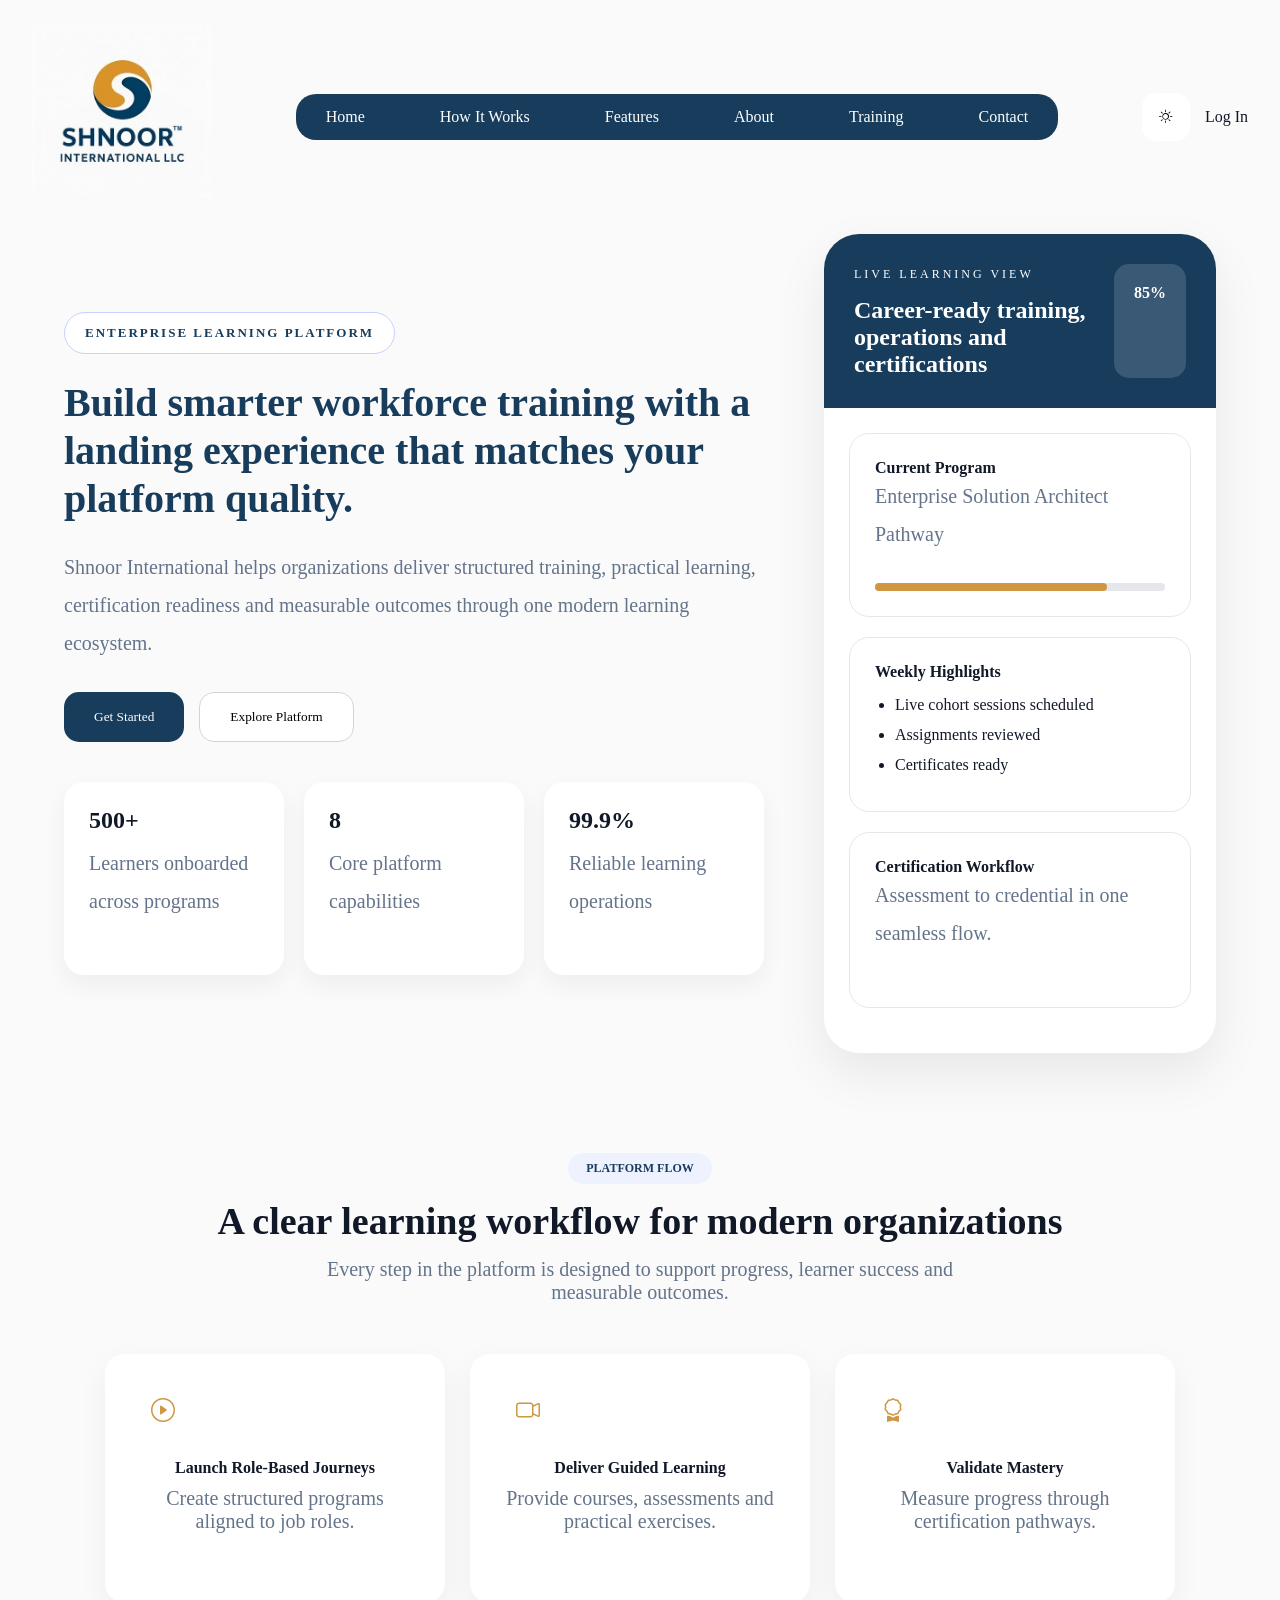
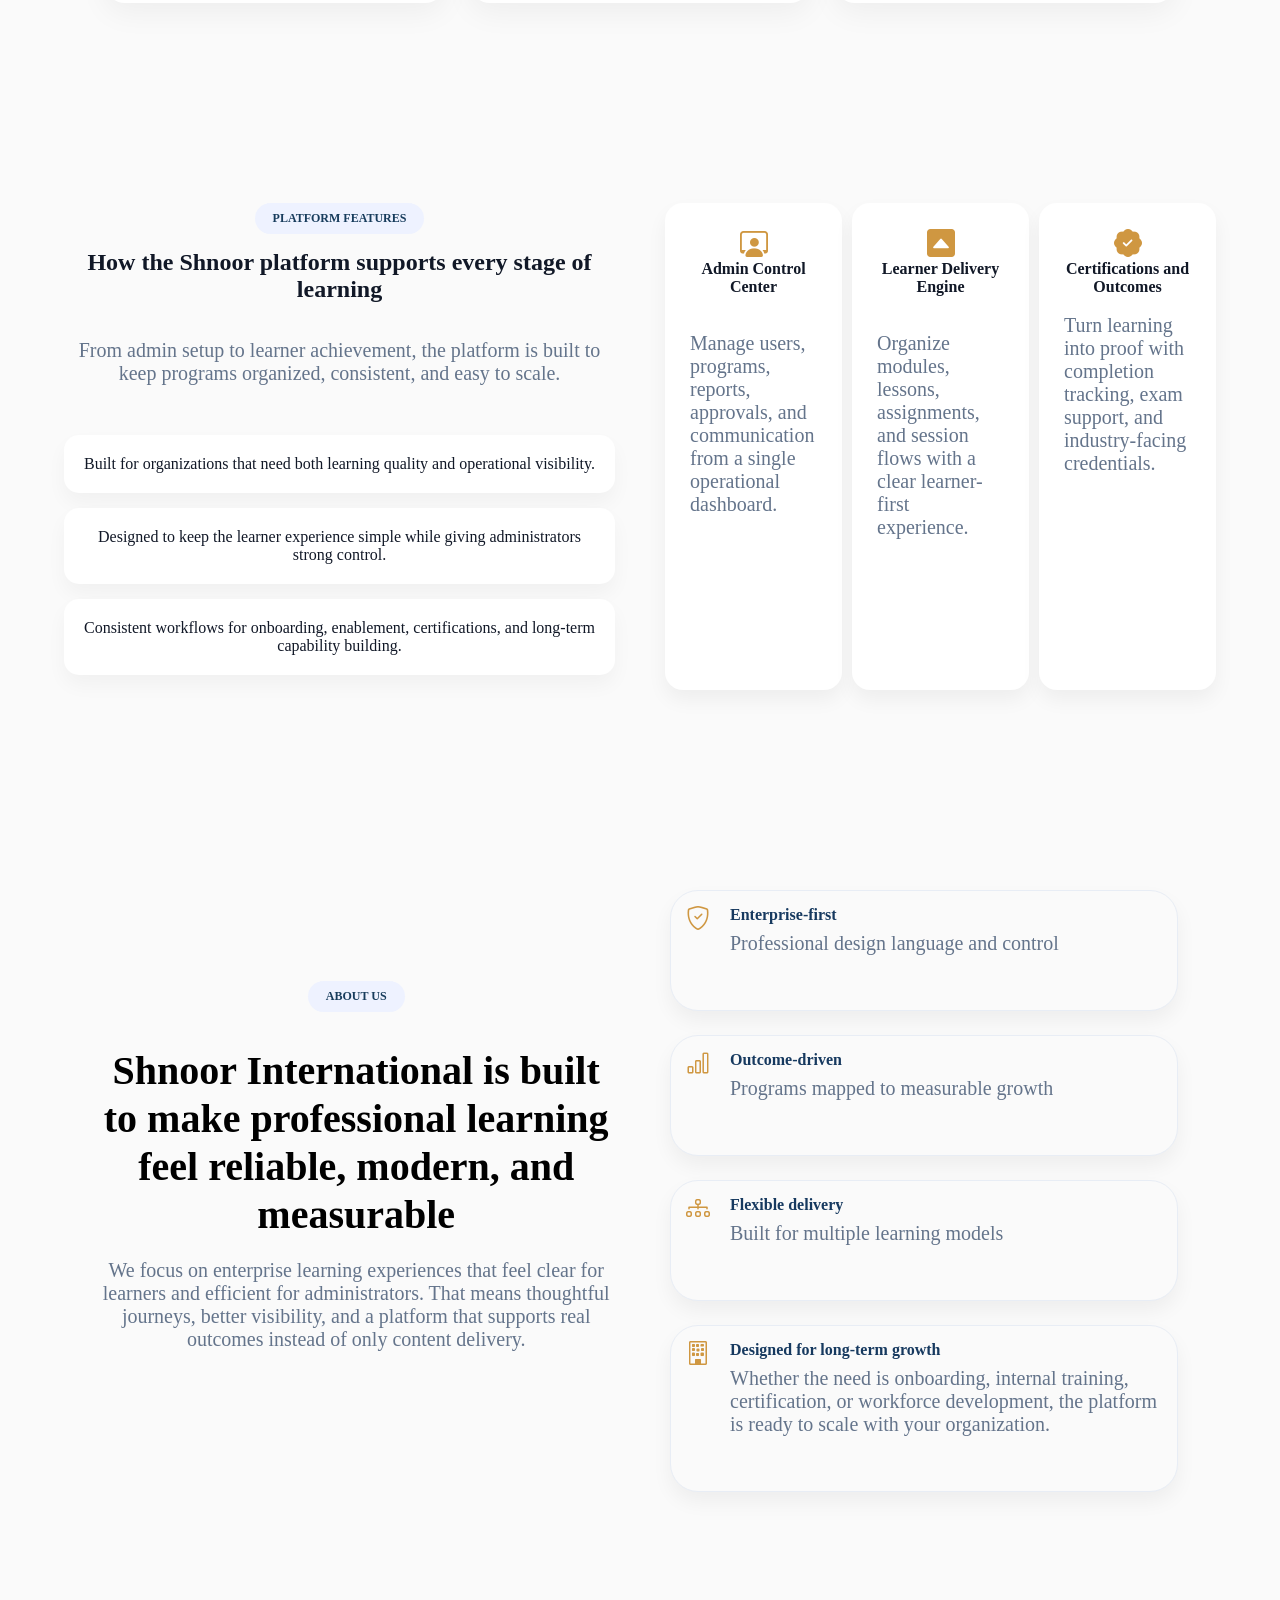
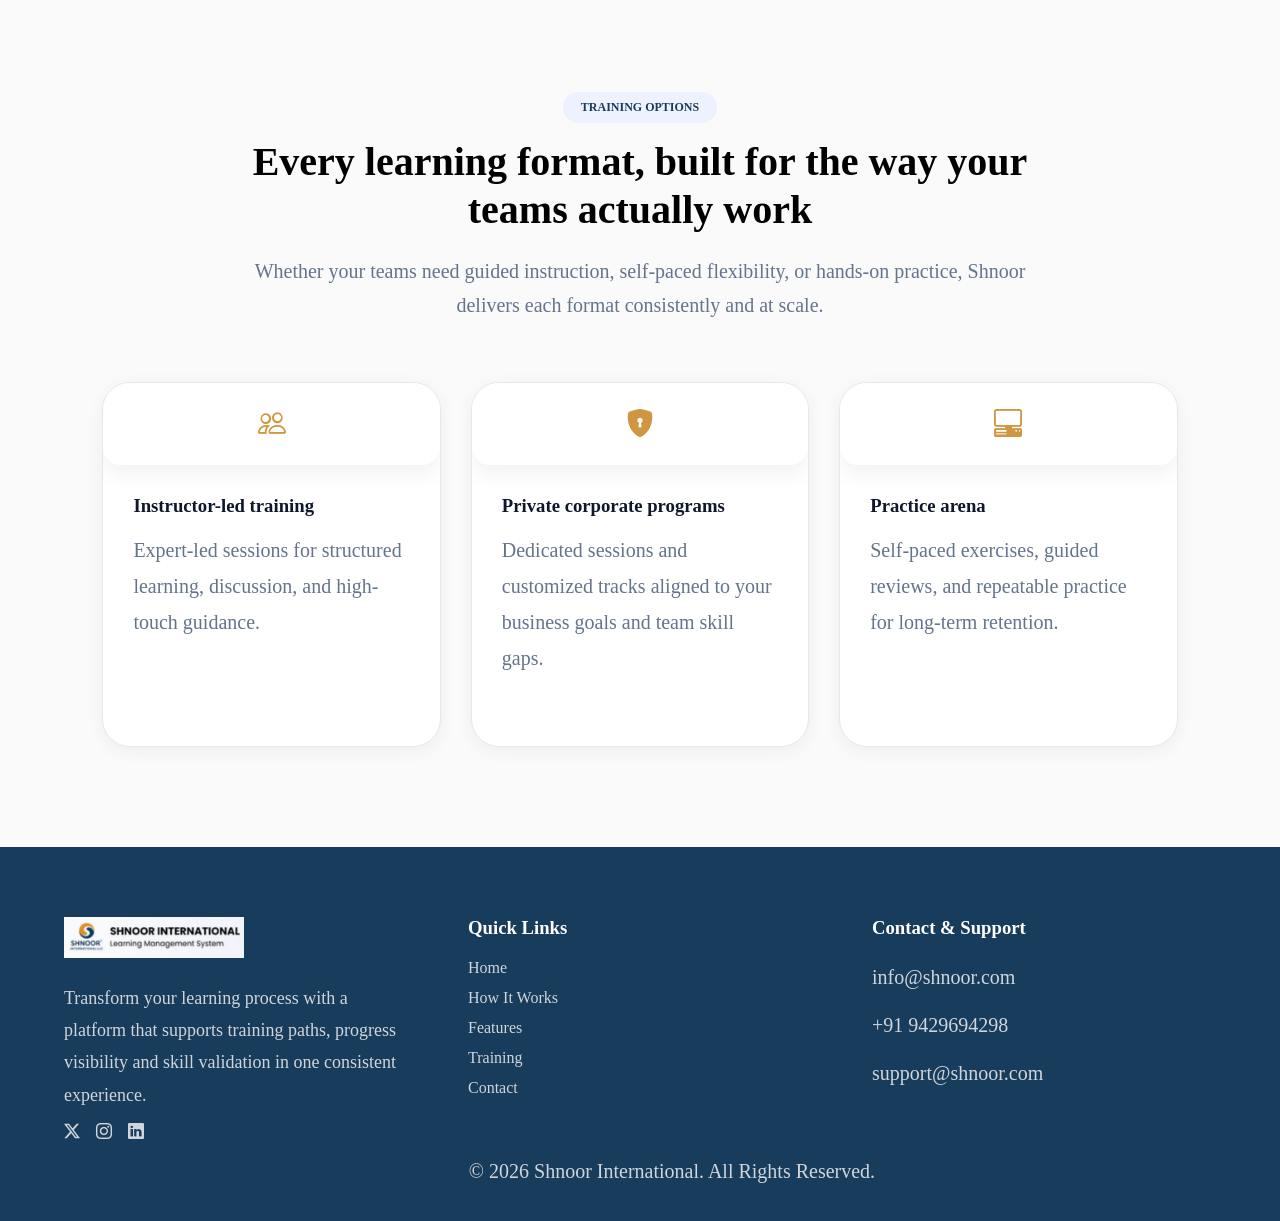
<file: index.html>
<!DOCTYPE html>
<html lang="en">

<head>
    <meta charset="UTF-8">
    <meta name="viewport" content="width=device-width, initial-scale=1.0">
    <title>SHNOOR LMS</title>

    <link rel="stylesheet" href="styles.css">

    <link rel="stylesheet"
        href="https://cdn.jsdelivr.net/npm/bootstrap-icons@1.11.3/font/bootstrap-icons.min.css">
</head>

<body>
    <nav class="navbar" >
        <div class="logo">
            <img src="./images/shnoor_international_logo.jpeg" alt="Shnoor">
        </div>
        <button class="menu-toggle" id="menuToggle" aria-label="Open navigation menu" type="button">
            <i class="bi bi-list"></i>
        </button>
        <div class="nav-links " style="position: sticky; top: 0;" >
            <a href="#home">Home</a>
            <a href="#hw">How It Works</a>
            <a href="#f">Features</a>
            <a href="#ab">About</a>
            <a href="#tr">Training</a>
            <a href="#contact">Contact</a>
        </div>
        <div class="nav-actions">
            <button id="themeToggle" class="icon-btn" aria-label="Toggle dark mode">
                <i class="bi bi-sun" id="s"></i>
            </button>
            <a href="./login.html" class="login">Log In</a>
        </div>
    </nav>
    <main>
    <section class="home" id="home">
        <div class="home-left">
            <span class="badge">
                ENTERPRISE LEARNING PLATFORM
            </span>
            <h1>
                Build smarter workforce training with a landing experience that matches your platform quality.
            </h1>
            <p>
                Shnoor International helps organizations deliver structured training,
                practical learning, certification readiness and measurable outcomes
                through one modern learning ecosystem.
            </p>
            <div class="home-buttons">
                <button class="primary-btn">
                    <a href="./signup.html" style="color: white; text-decoration: none;">Get Started</a>
                </button>
                <button class="secondary-btn" id="sbtn">
                    <a href="#hw" style="color: black; text-decoration: none;">Explore Platform</a>
                </button>
            </div>
            <div class="stats">
                <div class="stat-card">
                    <h2>500+</h2>
                    <p>Learners onboarded across programs</p>
                </div>
                <div class="stat-card">
                    <h2>8</h2>
                    <p>Core platform capabilities</p>
                </div>
                <div class="stat-card">
                    <h2>99.9%</h2>
                    <p>Reliable learning operations</p>
                </div>
            </div>
        </div>
        <div class="home-right">
            <div class="dashboard">
                <div class="dashboard-header">
                    <div>
                        <span>LIVE LEARNING VIEW</span>
                        <h2>
                            Career-ready training, operations and certifications
                        </h2>
                    </div>
                    <div class="completion-box">
                        85%
                    </div>
                </div>
                <div class="dashboard-body">
                    <div class="card">
                        <h4>Current Program</h4>
                        <p>Enterprise Solution Architect Pathway</p>
                        <div class="progress">
                            <div class="progress-fill"></div>
                        </div>
                    </div>
                    <div class="card">
                        <h4>Weekly Highlights</h4>
                        <ul>
                            <li>Live cohort sessions scheduled</li>
                            <li>Assignments reviewed</li>
                            <li>Certificates ready</li>
                        </ul>
                    </div>
                    <div class="card">
                        <h4>Certification Workflow</h4>
                        <p>
                            Assessment to credential in one seamless flow.
                        </p>
                    </div>
                </div>
            </div>
        </div>
    </section>
    <section class="workflow" id="hw">
        <span class="section-badge">
            PLATFORM FLOW
        </span>
        <h2>
            A clear learning workflow for modern organizations
        </h2>
        <p class="section-desc">
            Every step in the platform is designed to support progress,
            learner success and measurable outcomes.
        </p>
        <div class="workflow-grid">
            <div class="workflow-card">
                <div class="workflow-icon">
                    <i class="bi bi-play-circle"></i>
                </div>
                <h4>Launch Role-Based Journeys</h4>
                <p>
                    Create structured programs aligned to job roles.
                </p>
            </div>
            <div class="workflow-card">
                <div class="workflow-icon">
                    <i class="bi bi-camera-video"></i>
                </div>
                <h4>Deliver Guided Learning</h4>
                <p>
                    Provide courses, assessments and practical exercises.
                </p>
            </div>
            <div class="workflow-card">
                <div class="workflow-icon">
                    <i class="bi bi-award"></i>
                </div>
                <h4>Validate Mastery</h4>
                <p>
                    Measure progress through certification pathways.
                </p>
            </div>
        </div>
    </section>
    <section class="support-section" id="f">
        <div class="support-left" style="text-align: center;">
            <span class="section-badge">
                PLATFORM FEATURES
            </span>
            <h2>
               How the Shnoor platform supports every stage of learning
            </h2><br><br>
            <p class="section-desc">
                From admin setup to learner achievement, the platform is built to keep programs organized, consistent, and easy to scale.
            </p>
            <div class="support-list">
                <div class="support-item">
                    Built for organizations that need both learning quality and operational visibility.
                </div>
                <div class="support-item">
                    Designed to keep the learner experience simple while giving administrators strong control.
                </div>
                <div class="support-item">
                    Consistent workflows for onboarding, enablement, certifications, and long-term capability building.
                </div>
            </div>
        </div>
        <div class="support-right">
            <div class="mini-card">
                <i class="bi bi-person-workspace"></i>
                <h4>Admin Control Center</h4><br><br>
                <p class="section-desc" style="text-align: left;">Manage users, programs, reports, approvals, and communication from a single operational dashboard.</p>
            </div>
            <div class="mini-card">
                <i class="bi bi-caret-up-square-fill"></i>
                <h4>Learner Delivery Engine</h4> <br><br>
                 <p class="section-desc" style="text-align: left;">Organize modules, lessons, assignments, and session flows with a clear learner-first experience.</p>
            </div>
            <div class="mini-card">
                <i class="bi bi-patch-check-fill"></i>
                <h4>Certifications and Outcomes</h4><br>
                <p class="section-desc" style="text-align: left;">Turn learning into proof with completion tracking, exam support, and industry-facing credentials.</p>
            </div>
        </div>
    </section>
    <section class="about-section" id="ab">
        <div class="about-left" style="text-align: center;">
            <span class="section-badge" >
                ABOUT US
            </span>
            <h2>
                Shnoor International is built to make professional learning feel reliable,
                modern, and measurable
            </h2>
            <p class="section-desc" >
                We focus on enterprise learning experiences that feel clear for learners
                and efficient for administrators. That means thoughtful journeys,
                better visibility, and a platform that supports real outcomes instead
                of only content delivery.
            </p>
        </div>
        <div class="about-right">
            <div class="about-card">
                <i class="bi bi-shield-check"></i>
                <div>
                    <h4>Enterprise-first</h4>
                    <p>Professional design language and control</p>
                </div>
            </div>
            <div class="about-card">
                <i class="bi bi-bar-chart"></i>
                <div>
                    <h4>Outcome-driven</h4>
                    <p>Programs mapped to measurable growth</p>
                </div>
            </div>
            <div class="about-card">
                <i class="bi bi-diagram-3"></i>
                <div>
                    <h4>Flexible delivery</h4>
                    <p>Built for multiple learning models</p>
                </div>
            </div>
            <div class="about-card ">
                <i class="bi bi-building"></i>
                <div>
                    <h4>Designed for long-term growth</h4>
                    <p>
                        Whether the need is onboarding, internal training,
                        certification, or workforce development,
                        the platform is ready to scale with your organization.
                    </p>
                </div>
            </div>
        </div>
    </section>
    <section id="tr" class="training-section">
        <div class="section-badge">TRAINING OPTIONS</div>

        <h2 class="trd">
            Every learning format, built for the way your teams actually work
        </h2>

        <p class="training-subtitle">
            Whether your teams need guided instruction, self-paced flexibility,
            or hands-on practice, Shnoor delivers each format consistently and at scale.
        </p>

        <div class="training-grid">
            <div class="training-card">
                <div class="mini-card">
                    <i class="bi bi-people"></i>
                </div>
                <div class="training-content">
                    <h3>Instructor-led training</h3>
                    <p>Expert-led sessions for structured learning, discussion, and high-touch guidance.</p>
                </div>
            </div>

            <div class="training-card">
                <div class="mini-card">
                <i class="bi bi-shield-lock-fill"></i>
                </div>
                <div class="training-content">
                    <h3>Private corporate programs</h3>
                    <p>Dedicated sessions and customized tracks aligned to your business goals and team skill gaps.</p>
                </div>
            </div>

            <div class="training-card">
                <div class="mini-card">
                    <i class="bi bi-pc-display-horizontal"></i>
                </div>
                <div class="training-content">
                    <h3>Practice arena</h3>
                    <p>Self-paced exercises, guided reviews, and repeatable practice for long-term retention.</p>
                </div>
            </div>            
        </div>
    </section>
    <section class="footer" id="contact">
        <div class="footer-container">
            <div class="footer-col">
                <img src="./images/shnoor.png" alt="Shnoor Logo" class="footer-logo">
                <p style="font-size: 18px;">
                    Transform your learning process with a platform that
                    supports training paths, progress visibility and
                    skill validation in one consistent experience.
                </p>
            </div>
            <div class="footer-col">
                <h3>Quick Links</h3>
                <a href="#home">Home</a>
                <a href="#hw">How It Works</a>
                <a href="#f">Features</a>
                <a href="#tr">Training</a>
                <a href="#contact">Contact</a>
            </div>
            <div class="footer-col">
                <h3>Contact & Support</h3>
                <p>info@shnoor.com</p>
                <p>+91 9429694298</p>
                <p>support@shnoor.com</p>
            </div>
        </div>
        <div class="footer-col" style="display: flex; flex-direction: column; align-items: left; margin-left: 5%;">
            <div class="icon-container" style="display: flex; gap: 1rem;">
                <a href="https://twitter.com/shnoor" aria-label="Twitter" ><i class="bi bi-twitter-x"></i></a>
                <a href="https://www.instagram.com/shnoor_international_llc/?hl=en" aria-label="Instagram" target="_blank"><i class="bi bi-instagram"></i></a>
                <a href="https://linkedin.com/company/shnoor" aria-label="LinkedIn" target="_blank"><i class="bi bi-linkedin"></i></a>
                
            </div>
            <div style="margin: 0 auto;"><p> © 2026 Shnoor International. All Rights Reserved.</p></div>
        </div>
    </section>

    <script src="script.js"></script>
</main>

</body>
</html>
</file>
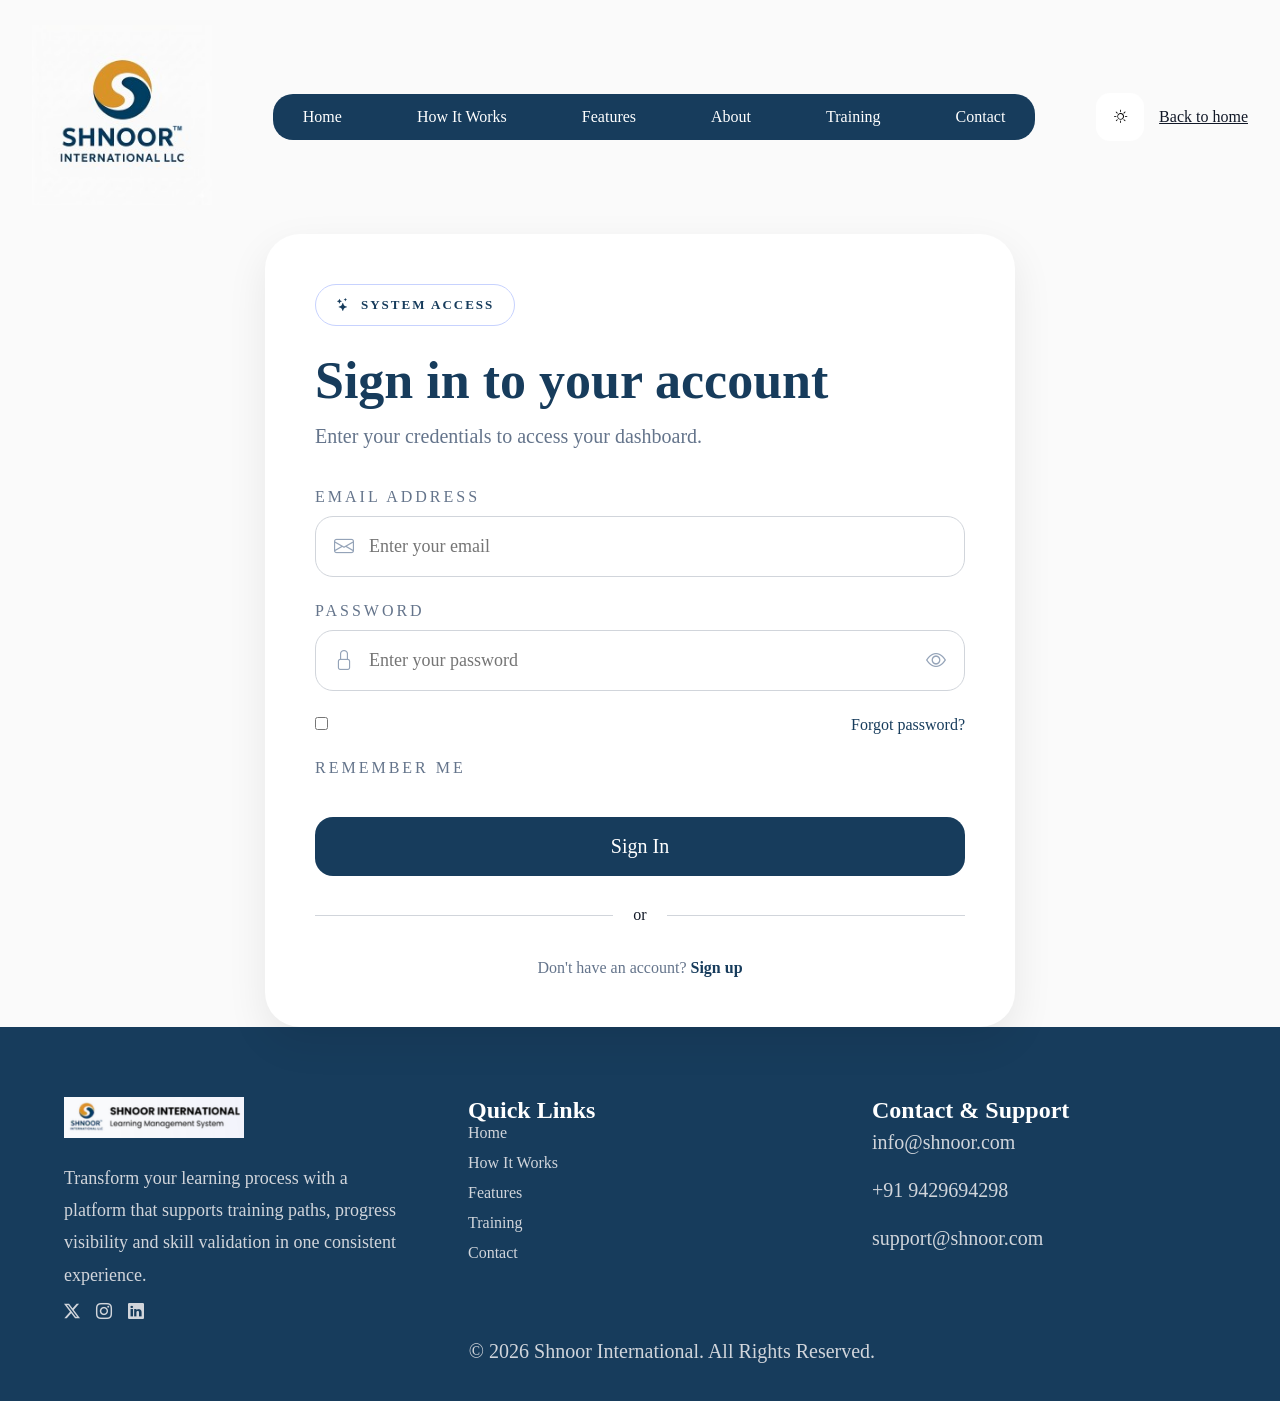
<file: login.html>
<!DOCTYPE html>
<html lang="en">

<head>
    <meta charset="UTF-8">
    <meta name="viewport" content="width=device-width, initial-scale=1.0">
    <title>Shnoor Login</title>

    <link rel="stylesheet" href="styles.css">

    <link rel="stylesheet"
    href="https://cdn.jsdelivr.net/npm/bootstrap-icons@1.11.3/font/bootstrap-icons.min.css">

</head>

<body>
     <nav class="navbar" >
        <div class="logo">
            <img src="./images/shnoor_international_logo.jpeg" alt="Shnoor">
        </div>
        <button class="menu-toggle" id="menuToggle" aria-label="Open Navigation Menu" type="button">
            <i class="bi bi-list"></i>
        </button>
        <div class="nav-links " style="position: sticky; top: 0;"">
            <a href="./index.html#home">Home</a>
            <a href="./index.html#hw">How It Works</a>
            <a href="./index.html#f">Features</a>
            <a href="./index.html#about">About</a>
            <a href="./index.html#tr">Training</a>
            <a href="./index.html#contact">Contact</a>
        </div>
        <div class="nav-actions">
            <button id="themeToggle" class="icon-btn" aria-label="Toggle Dark Mode" type="button">
                <i class="bi bi-sun"></i>
            </button>
            <a href="./index.html" class="login" style="text-decoration:underline;"></i>Back to home</a>
            
        </div>
    </nav>
    <main>
        <div class="login-container" style="display: flex; align-content: center;">
            <div class="login-card" style="margin: 0 auto;">
                <div class="badge">
                    <i class="bi bi-stars"></i>
                    SYSTEM ACCESS
                </div>
                <h1>Sign in to your account</h1>
                <p>
                    Enter your credentials to access your dashboard.
                </p>
            <form onsubmit="loginUser(event)">
                    <label>Email Address</label>
                    <div class="input-box">
                        <i class="bi bi-envelope"></i>
                        <input type="email" placeholder="Enter your email" required id="email">
                    </div>
                    <label>Password</label>
                    <div class="input-box">
                        <i class="bi bi-lock"></i>
                        <input type="password" placeholder="Enter your password" required id="password">
                        <i class="bi bi-eye"></i>
                    </div>
                    <div class="options">
                        <div>
                           <input type="checkbox" id="remember">
                            <label for="remember">Remember me</label>
                        </div>
                        <a href="#">
                            Forgot password?
                        </a>
                    </div>
                    <button class="login-btn" type="submit">
                        <a href="./welcome.html" style="color: white; text-decoration: none;">
                            Sign In
                        </a>
                    </button>
                    <div class="divider">
                        <span>or</span>
                    </div>
                </form>
                <div class="signup">
                    Don't have an account?
                    <a href="./signup.html">
                        Sign up
                    </a>
                </div>
            </div>
        </div>
        <section class="footer" id="contact">
            <div class="footer-container">
                <div class="footer-col">
                    <img src="./images/shnoor.png" alt="Shnoor Logo" class="footer-logo">
                    <p style="font-size: 18px;">
                        Transform your learning process with a platform that
                        supports training paths, progress visibility and
                        skill validation in one consistent experience.
                    </p>
                </div>
                <div class="footer-col">
                    <h2>Quick Links</h2>
                    <a href="./index.html#home" >Home</a>
                    <a href="./index.html#hw">How It Works</a>
                    <a href="./index.html#f">Features</a>
                    <a href="./index.html#tr">Training</a>
                    <a href="./index.html#contact">Contact</a>
                </div>
                <div class="footer-col">
                    <h2>Contact & Support</h2>
                    <p>info@shnoor.com</p>
                    <p>+91 9429694298</p>
                    <p>support@shnoor.com</p>
                </div>
            </div>
            <div class="footer-col" style="display: flex; flex-direction: column; align-items: left; margin-left: 5%;">
                <div class="icon-container" style="display: flex; gap: 1rem;">
                    <a href="https://twitter.com/shnoor" aria-label="Twitter" ><i class="bi bi-twitter-x"></i></a>
                    <a href="https://www.instagram.com/shnoor_international_llc/?hl=en" aria-label="Instagram" target="_blank"><i class="bi bi-instagram"></i></a>
                    <a href="https://linkedin.com/company/shnoor" aria-label="LinkedIn" target="_blank"><i class="bi bi-linkedin"></i></a>
                    
                </div>
                <div style="margin: 0 auto;"><p> © 2026 Shnoor International. All Rights Reserved.</p></div>
            </div>
        </section>
        <script src="script.js"></script>
    </main>
</body>
</html>
</file>
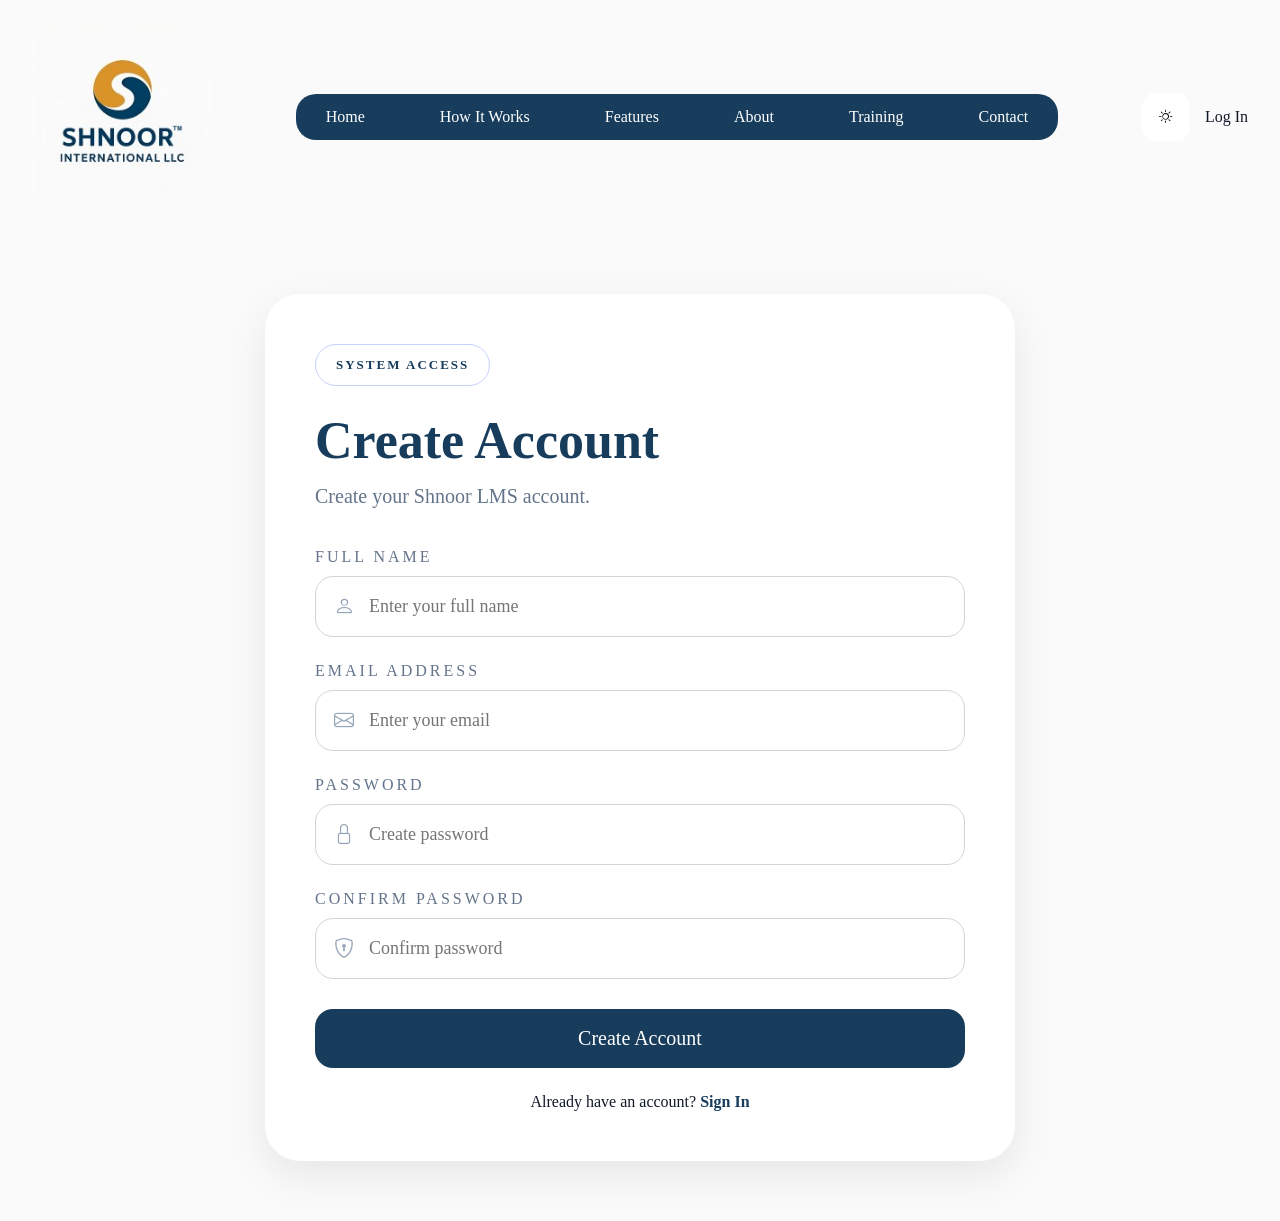
<file: signup.html>
<!DOCTYPE html>
<html lang="en">
<head>
    <meta charset="UTF-8">
    <meta name="viewport" content="width=device-width, initial-scale=1.0">
    <title>Shnoor Signup</title>

    <link rel="stylesheet" href="styles.css">

    <link rel="stylesheet"
    href="https://cdn.jsdelivr.net/npm/bootstrap-icons@1.11.3/font/bootstrap-icons.min.css">
</head>

<body>

    <nav class="navbar" >
        <div class="logo">
            <img src="./images/shnoor_international_logo.jpeg" alt="Shnoor">
        </div>
        <button class="menu-toggle" id="menuToggle">
            <i class="bi bi-list"></i>
        </button>
        <div class="nav-links " style="position: sticky; top: 0;"">
            <a href="./index.html">Home</a>
            <a href="./index.html">How It Works</a>
            <a href="./index.html">Features</a>
            <a href="./index.html">About</a>
            <a href="./index.html">Training</a>
            <a href="./index.html#contact">Contact</a>
        </div>
        <div class="nav-actions">
            <button id="themeToggle" class="icon-btn">
                <i class="bi bi-sun"></i>
            </button>
            <a href="./login.html" class="login">Log In</a>
            
        </div>
    </nav>
    <main>
        <div class="signup-card">
            <span class="badge">
                SYSTEM ACCESS
            </span>
            <h1 class="signup-title">
                Create Account
            </h1>
            <p class="signup-desc">
                Create your Shnoor LMS account.
            </p>
            <form id="signupForm" onsubmit="registerUser(event)">
                <label>FULL NAME</label>
                <div class="input-box">
                    <i class="bi bi-person"></i>
                    <input
                        type="text"
                        id="fullName"
                        placeholder="Enter your full name"
                        required>
                </div>
                <label>EMAIL ADDRESS</label>
                <div class="input-box">
                    <i class="bi bi-envelope"></i>
                    <input
                        type="email"
                        id="email"
                        placeholder="Enter your email"
                        required>
                </div>
                <label>PASSWORD</label>
                <div class="input-box">
                    <i class="bi bi-lock"></i>
                    <input
                        type="password"
                        id="password"
                        placeholder="Create password"
                        required>
                </div>
                <label>CONFIRM PASSWORD</label>
                <div class="input-box">
                    <i class="bi bi-shield-lock"></i>
                    <input
                        type="password"
                        id="confirmPassword"
                        placeholder="Confirm password"
                        required>
                </div>
                <button type="submit" class="signup-btn">
                    Create Account
                </button>
            </form>
            <div class="signup-footer">
                Already have an account?
                <a href="login.html">
                    Sign In
                </a>
            </div>
        </div>
        <script src="script.js"></script>
    </main>
</body>
</html>
</file>
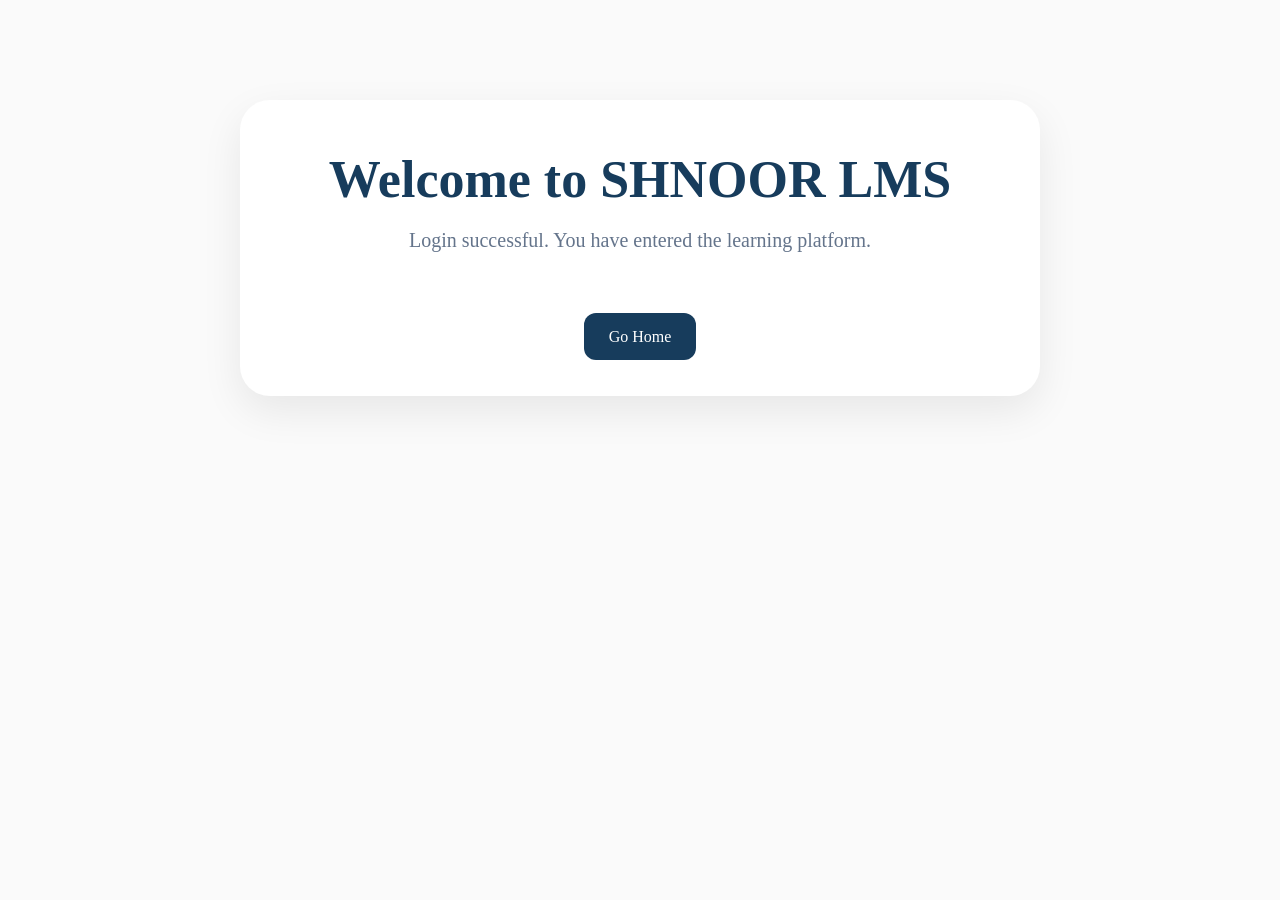
<file: welcome.html>
<!DOCTYPE html>
<html>
<head>
    <title>Welcome</title>
    <link rel="stylesheet" href="styles.css">
</head>
<body>

    <div style="max-width:700px; margin:100px auto;background:white;padding:50px;border-radius:30px;text-align:center;box-shadow:0 15px 40px rgba(0,0,0,0.08);">
        <h1 style="color:rgb(23,60,92);">
            Welcome to SHNOOR LMS
        </h1>
        <p style="margin-top:20px;color:#64748b;">
            Login successful. You have entered the learning platform.
        </p>
        <br><br>
        <a href="./index.html" style=" text-decoration:none; background:rgb(23,60,92); color:white; padding:15px 25px; border-radius:12px; ">
            Go Home
        </a>
    </div>

</body>
</html>
</file>
<file: styles.css>
*{
    margin:0;
    padding:0;
    font-family:'Aerial';
}
html{
    scroll-behavior:smooth;
}

body{
    background-color: rgb(250, 250, 250);
    color:#111827;
}

.navbar{
    width:95%;
    margin:auto;
    padding:25px 0;
    display:flex;
    justify-content:space-between;
    align-items:center;
}

.logo img{
    width:180px;
    max-width:100%;
}

.nav-links{
    background: rgb(23,60,92);
    padding:14px 30px;
    border-radius:20px;
    display:flex;
    gap:75px;
}

.nav-links a{
    text-decoration:none;
    color:white;
}

.nav-actions{
    display:flex;
    align-items:center;
    gap:15px;
}

.icon-btn{
    width:48px;
    height:48px;
    border:none;
    border-radius:14px;
    background:white;
    cursor:pointer;
}

.login{
    text-decoration:none;
    color:#111827;
}

.start-btn{
    border:none;
    background:rgb(23,60,92);
    color:white;
    padding:14px 25px;
    border-radius:14px;
    cursor:pointer;
}

.home{
    width:90%;
    margin:auto;
    display:flex;
    align-items:center;
    justify-content:space-between;
    min-height:85vh;
    gap:60px;
    
}

.home-left{
    flex:1;
}

.home-right{
    flex:1;
}

.badge{
    display:inline-block;
    background:white;
    padding:12px 22px;
    border-radius:40px;
    border:1px solid #e5e7eb;
    margin-bottom:25px;
    font-size:13px;
    letter-spacing:2px;
}

.home h1{
    font-size:40px;
    line-height:1.2;
    margin-bottom:25px;
}

.home p{
    color:#64748b;
    line-height:1.9;
    margin-bottom:30px;
}

.home-buttons{
    display:flex;
    gap:15px;
    margin-bottom:40px;
}

.primary-btn{
    border:none;
    background: rgb(23,60,92);
    color:white;
    padding:16px 30px;
    border-radius:15px;
}

.secondary-btn{
    border:1px solid #d1d5db;
    background:white;
    padding:16px 30px;
    border-radius:15px;
}

.stats{
    display:flex;
    gap:20px;
}

.stat-card{
    background:white;
    padding:25px;
    border-radius:20px;
    min-width:170px;
    box-shadow:0 10px 25px rgba(0,0,0,0.05);
}

.stat-card h2{
    margin-bottom:10px;
}

.dashboard{
    background:white;
    border-radius:35px;
    overflow:hidden;
    box-shadow:0 20px 50px rgba(0,0,0,0.08);
}

.dashboard-header{
    background:rgb(23,60,92);
    color:white;
    padding:30px;
    display:flex;
    justify-content:space-between;
}

.dashboard-header span{
    font-size:12px;
    letter-spacing:3px;
}

.dashboard-header h2{
    margin-top:15px;
    max-width:350px;
}

.completion-box{
    background:rgba(255,255,255,0.15);
    padding:20px;
    border-radius:15px;
    font-weight:bold;
}

.dashboard-body{
    padding:25px;
}

.card{
    border:1px solid #e5e7eb;
    padding:25px;
    border-radius:20px;
    margin-bottom:20px;
}

.card ul{
    margin-top:15px;
    padding-left:20px;
}

.card li{
    margin-bottom:12px;
}

.progress{
    width:100%;
    height:8px;
    background:#e5e7eb;
    border-radius:10px;
    margin-top:15px;
}

.progress-fill{
    width:80%;
    height:100%;
    background: rgb(207,151,65);
    border-radius:10px;
}

.dark{
    background:#0b1120;
    color:white;
}


.primary-btn:hover, .start-btn:hover, .badge:hover, .bar:hover{
    background-color: rgb(207,151,65);
    color: black;
    transition: background-color 0.3s ease
}


.workflow{
    padding:100px 0;
    text-align:center;
}

.section-badge{
    display:inline-block;
    padding:8px 18px;
    border-radius:30px;
    background:#eef2ff;
    color:rgb(23,60,92);
    font-size:12px;
    font-weight:600;
    margin-bottom:15px;
}

.workflow h2{
    font-size:38px;
    margin-bottom:15px;
}

.section-desc{
    max-width:650px;
    margin:auto;
    color:#64748b;
    margin-bottom:50px;
}

.workflow-grid{
    display:flex;
    justify-content:center;
    gap:25px;
    flex-wrap:wrap;
}

.workflow-card{
    width:280px;
    background:white;
    padding:30px;
    border-radius:20px;
    box-shadow:0 10px 30px rgba(0,0,0,0.05);
    transition:0.3s;
    max-width:280px;
}

.workflow-card:hover{
    transform:translateY(-8px);
}

.workflow-icon{
    width:55px;
    height:55px;
    border-radius:15px;
    display:flex;
    justify-content:center;
    align-items:center;
    margin-bottom:20px;
}

.workflow-icon i{
    font-size:24px;
    color:rgb(207,151,65);
}

.workflow-card h4{
    margin-bottom:10px;
}

.workflow-card p{
    color:#64748b;
}
.support-section{
    width:90%;
    margin:auto;
    padding:100px 0;

    display:flex;
    justify-content:space-between;
    gap:50px;
}

.support-left{
    flex:1;
}

.support-right{
    flex:1;
    display:flex;
    gap:10px;
   
}

.support-list{
    margin-top:30px;
}

.support-item{
    background:white;
    padding:20px;
    margin-bottom:15px;
    border-radius:15px;
    box-shadow:0 10px 20px rgba(0,0,0,0.04);
}

.mini-card{
    flex:1;
    background:white;
    padding:25px;
    border-radius:18px;
    text-align:center;
    box-shadow:0 10px 20px rgba(0,0,0,0.05);
}

.mini-card i{
    font-size:28px;
    color:rgb(207,151,65);
    margin-bottom:15px;
}
.p{
    line-height:2;
}
.box{
    width:650px;
    background:white;
    padding:50px;
    border-radius:35px;
    box-shadow:
    0 15px 40px rgba(0,0,0,0.08);
}


.dark-mode, .dark-mode .navbar, .dark-mode .nav-links{
    background:#0f172a;
    color:white;
}
.dark-mode .nav-links a, .dark-mode .menu-toggle i, .dark-mode .login{
    color: white;
}

.dark-mode .badge{
    background:#1e293b;
    color:white;
}

.dark-mode .stat-card,
.dark-mode .workflow-card,
.dark-mode .support-item,
.dark-mode .mini-card,
.dark-mode .dashboard,
.dark-mode .card,
.dark-mode .login-content,
.dark-mode .login-card,
.dark-mode .crd,
.dark-mode .footer
.dark-mode .about-card
.dark-mode .about-right
.dark-mode .highlight-card{
    background:#1e293b;
    color:white;
}

.dark-mode p{
    color:#cbd5e1;
}

.dark-mode .section-desc{
    color:#cbd5e1;
}

body,
.nav-links,
.dashboard,
.card,
.stat-card,
.workflow-card,
.support-item,
.mini-card
.about-card{
    transition:0.4s ease;
}




.login-card{
    width:100%;
    max-width:650px;
    background:white;
    padding:50px;
    border-radius:35px;
    box-shadow: 0 15px 40px rgba(0,0,0,0.08);

}

.badge{
    display:inline-flex;
    gap:10px;
    align-items:center;
    padding:12px 20px;
    border-radius:30px;
    border:1px solid #c7d2fe;
    color:rgb(23,60,92);
    font-weight:600;
    margin-bottom:25px;
}

h1{
    font-size:52px;
    margin-bottom:15px;
    color:rgb(23,60,92);
}

p{
    color:#64748b;
    font-size:20px;
    margin-bottom:40px;
}

label{
    display:block;
    margin-bottom:10px;
    margin-top:25px;
    color:#64748b;
    letter-spacing:3px;
    text-transform:uppercase;
}

.input-box{
    display:flex;
    align-items:center;
    gap:15px;
    border:1px solid #d1d5db;
    border-radius:18px;
    padding:18px;
}

.input-box i{
    color:#94a3b8;
    font-size:20px;
}

.input-box input{
    flex:1;
    border:none;
    outline:none;
    font-size:18px;
}
.input-box{
    transition:0.3s ease;
}

.input-box:focus-within{
    border-color:rgb(207,151,65);
    box-shadow:
    0 0 10px rgba(207,151,65,0.4);
    transform:translateY(-2px);
}
.dark-mode input{
    background:#1e293b;
    color:white;
    border:none;
}
.dark-mode input::placeholder{

    color:#94a3b8;
}
.dark-mode .input-box{

    background:#1e293b;

    border:1px solid #475569;
}
.dark-mode h1{
    color:white;
}


.options{
    margin-top:25px;
    display:flex;
    justify-content:space-between;
}

.options a{
    text-decoration:none;
    color:
    rgb(23,60,92);
}

.login-btn{
    width:100%;
    margin-top:30px;
    padding:18px;
    border:none;
    border-radius:18px;
    background:
    rgb(23,60,92);
    color:white;
    font-size:20px;
    cursor:pointer;
}

.login-btn:hover{

    background:rgb(207,151,65);
    color:black;
}

.divider{
    display:flex;
    align-items:center;
    gap:20px;
    margin:30px 0;
}

.divider::before,
.divider::after{
    content:"";
    flex:1;
    height:1px;
    background:#d1d5db;
}

.google-btn{
    width:100%;
    padding:18px;
    border:1px solid #d1d5db;
    border-radius:18px;
    background:white;
    cursor:pointer;
    font-size:18px;
}

.signup{
    text-align:center;
    margin-top:35px;
    color:#64748b;
}

.signup a{
    text-decoration:none;
    color:
    rgb(23,60,92);
    font-weight:bold;
}
.label:hover{
    outline: thin solid rgb(23,60,92);
    transition: outline 0.3s ease;
}

.footer{
    background:rgb(23,60,92);
    color:white;
    padding:70px 0 20px;
}

.footer-container{
    width:90%;
    margin:auto;
    display:flex;
    justify-content:space-between;
    gap:60px;
    flex-wrap:wrap;
}

.footer-col{
    flex:1;
    min-width:250px;
}

.footer-logo{
    width:180px;
    margin-bottom:20px;
}

.footer-col h3{
    margin-bottom:20px;
    color:white;
}

.footer-col p{
    color:#d1d5db;
    line-height:1.8;
    margin-bottom:12px;
}

.footer-col a{
    display:block;
    color:#d1d5db;
    text-decoration:none;
    margin-bottom:12px;
    transition:0.3s;
}

.footer-col a:hover{
    color:rgb(207,151,65);
}

.footer-bottom{
    width:90%;
    margin:40px auto 0;
    padding-top:20px;
    border-top:1px solid rgba(255,255,255,0.15);
    text-align:center;
}

.footer-bottom p{
    color:#d1d5db;
}
.signup-card{
    width:100%;
    max-width:650px;
    background:white;
    padding:50px;
    border-radius:35px;
    box-shadow:0 15px 40px rgba(0,0,0,0.08);
    margin:60px auto;
}

.signup-title{
    font-size:52px;
    margin-bottom:15px;
    color:rgb(23,60,92);
}

.signup-desc{
    color:#64748b;
    font-size:20px;
    margin-bottom:40px;
}

.signup-btn{
    width:100%;
    margin-top:30px;
    padding:18px;
    border:none;
    border-radius:18px;
    background:rgb(23,60,92);
    color:white;
    font-size:20px;
    cursor:pointer;
}

.signup-btn:hover{
    background:rgb(207,151,65);
    color:black;
}

.signup-footer{
    text-align:center;
    margin-top:25px;
}

.signup-footer a{
    text-decoration:none;
    color:rgb(23,60,92);
    font-weight:bold;
}

.dark-mode .signup-card{
    background:#1e293b;
    color:white;
}

.dark-mode .signup-title{
    color:white;
}

.dark-mode .signup-desc{
    color:#cbd5e1;
}

.dark-mode .signup-footer a{
    color:rgb(207,151,65);
}
.about-section{
    display:flex;
    justify-content:space-between;
    align-items:center;
    gap:60px;
    padding:100px 8%;
}

.about-left{
    flex:1;
}

.about-left h2{
    font-size:40px;
    line-height:1.2;
    color:black;
    margin:20px 0;
}

.about-right{
    flex:1;
    display:flex;
    flex-direction:column;
    gap:24px;
}

.about-card{
    display:flex;
    align-items:flex-start;
    gap:20px;
    background:rgb(250, 250, 250);
    padding:15px;
    border-radius:28px;
    border:1px solid #e8edf5;
    box-shadow:0 10px 20px rgba(0,0,0,0.05);
}

.about-card i{
    font-size:24px;
    color:rgb(207,151,65);
}

.about-card h4{
    margin-bottom:8px;
    color:#16395f;
}

.about-card p{
    color:#64748b;
}

.highlight-card{
    background:#eef2ff;
}

@media(max-width:768px){

    .about-section{
        flex-direction:column;
        text-align:center;
    }

    .about-left h2{
        font-size:32px;
    }

    .about-card{
        text-align:left;
    }
}
/* Mobile Responsive */

@media screen and (max-width: 768px){

   
    
    .menu-toggle{
        position:absolute;
        top:20px;
        right:15px;
        display:block;
        order:3;
    }

    .icon-btn{
        order:1;
    }

    .login{
        order:2;
    }
    .nav-links{
        flex-wrap:wrap;
        gap:20px;
        justify-content:center;
        width:100%;
    }

    .home{
        flex-direction:column;
        text-align:center;
    }

    .stats{
        flex-direction:column;
        align-items:center;
    }

    .workflow-grid{
        flex-direction:column;
        align-items:center;
    }

    .support-section{
        flex-direction:column;
    }

    .support-right{
        flex-direction:column;
    }

    .footer-container{
        flex-direction:column;
        text-align:center;
    }

    .login-card,
    .signup-card,
    .box{
        width:90%;
        padding:30px;
    }

    .home h1{
        font-size:32px;
    }

    h1{
        font-size:35px;
    }

    .dashboard-header{
        flex-direction:column;
        gap:20px;
    }
}

.menu-toggle{
    display:none;
    background:none;
    border:none;
    font-size:30px;
    cursor:pointer;
}

@media screen and (max-width:768px){

    .menu-toggle{
        display:block;
        margin-left:auto;
    }

    .nav-links{
        display:none;
        position:absolute;
        top:90px;
        right:20px;
        width:220px;
        flex-direction:column;
        gap:15px;
        padding:20px;
        border-radius:15px;
        background:rgb(23,60,92);
        z-index:1000;
    }

    .nav-links.active{
        display:flex;
    }

    .navbar{
        position:relative;
    }
}
@media screen and (max-width:768px){

    .navbar{
        display:flex;
        justify-content:space-between;
        align-items:center;
        position:relative;
    }

    .nav-actions{       
        display:flex;
        align-items:center;
        gap:10px;
    }

   .nav-links{
        display:none;
        position:absolute;
        top:100px;
        right:0%;;
        width:170px;
        background:#173c5c;
        border-radius:12px;
        padding:10px;
        z-index:999;
    }

    .nav-links.active{
        display:flex;
        flex-direction:column;
    }
}

/* About Section Dark Mode */
.dark-mode .about-section {
    background: #0f172a;
}

.dark-mode .about-content h2,
.dark-mode .about-content h3
{
    color: white;
}

.dark-mode .about-content p {
    color: #cbd5e1;
}

.dark-mode .about-card ,
.dark-mode .training-card{
    background: #1e293b;
    color: white;
    border: 1px solid #334155;
}

.dark-mode .about-card h4,
 .dark-mode .training-card h3,
 .dark-mode .training-card p
{
    color: white;
}

.dark-mode .about-card p {
    color: #cbd5e1;
}

.dark-mode .about-badge {
    background: #1e293b;
    color: rgb(207,151,65);
    border: 1px solid rgb(207,151,65);
}
.dark-mode .about-left h2 {
    color: white;
}

.training-section{
    padding:100px 8%;
    text-align:center;
}

.section-tag{
    display:inline-block;
    padding:8px 20px;
    border:1px solid #bfc7ff;
    border-radius:50px;
    color:#4f46e5;
    font-size:13px;
    letter-spacing:3px;
    margin-bottom:20px;
}

.training-section h2{
    max-width:800px;
    margin:0 auto 20px;
    font-size:40px;
    line-height:1.2;
    font-weight:700;
    color: black;
}

.training-subtitle{
    max-width:800px;
    margin:0 auto 60px;
    color:#64748b;
    font-size:20px;
    line-height:1.7;
}

.training-grid{
    display:grid;
    grid-template-columns:repeat(auto-fit,minmax(320px,1fr));
    gap:30px;
}

.training-card{
    background:#fff;
    border:1px solid #e2e8f0;
    border-radius:28px;
    overflow:hidden;
    box-shadow:0 4px 18px rgba(0,0,0,0.05);
    transition:0.3s;
}

.training-card:hover{
    transform:translateY(-6px);
}

.training-image{
    padding:30px;
    background:#f8fafc;
}

.training-image img{
    width:180px;
    height:auto;
}

.training-content{
    padding:30px;
    text-align:left;
}

.training-content h3{
    margin-bottom:15px;
    color:#0f172a;
}

.training-content p{
    color:#64748b;
    line-height:1.8;
}
.dark-mode .trd{
    color: white;
}
</file>
